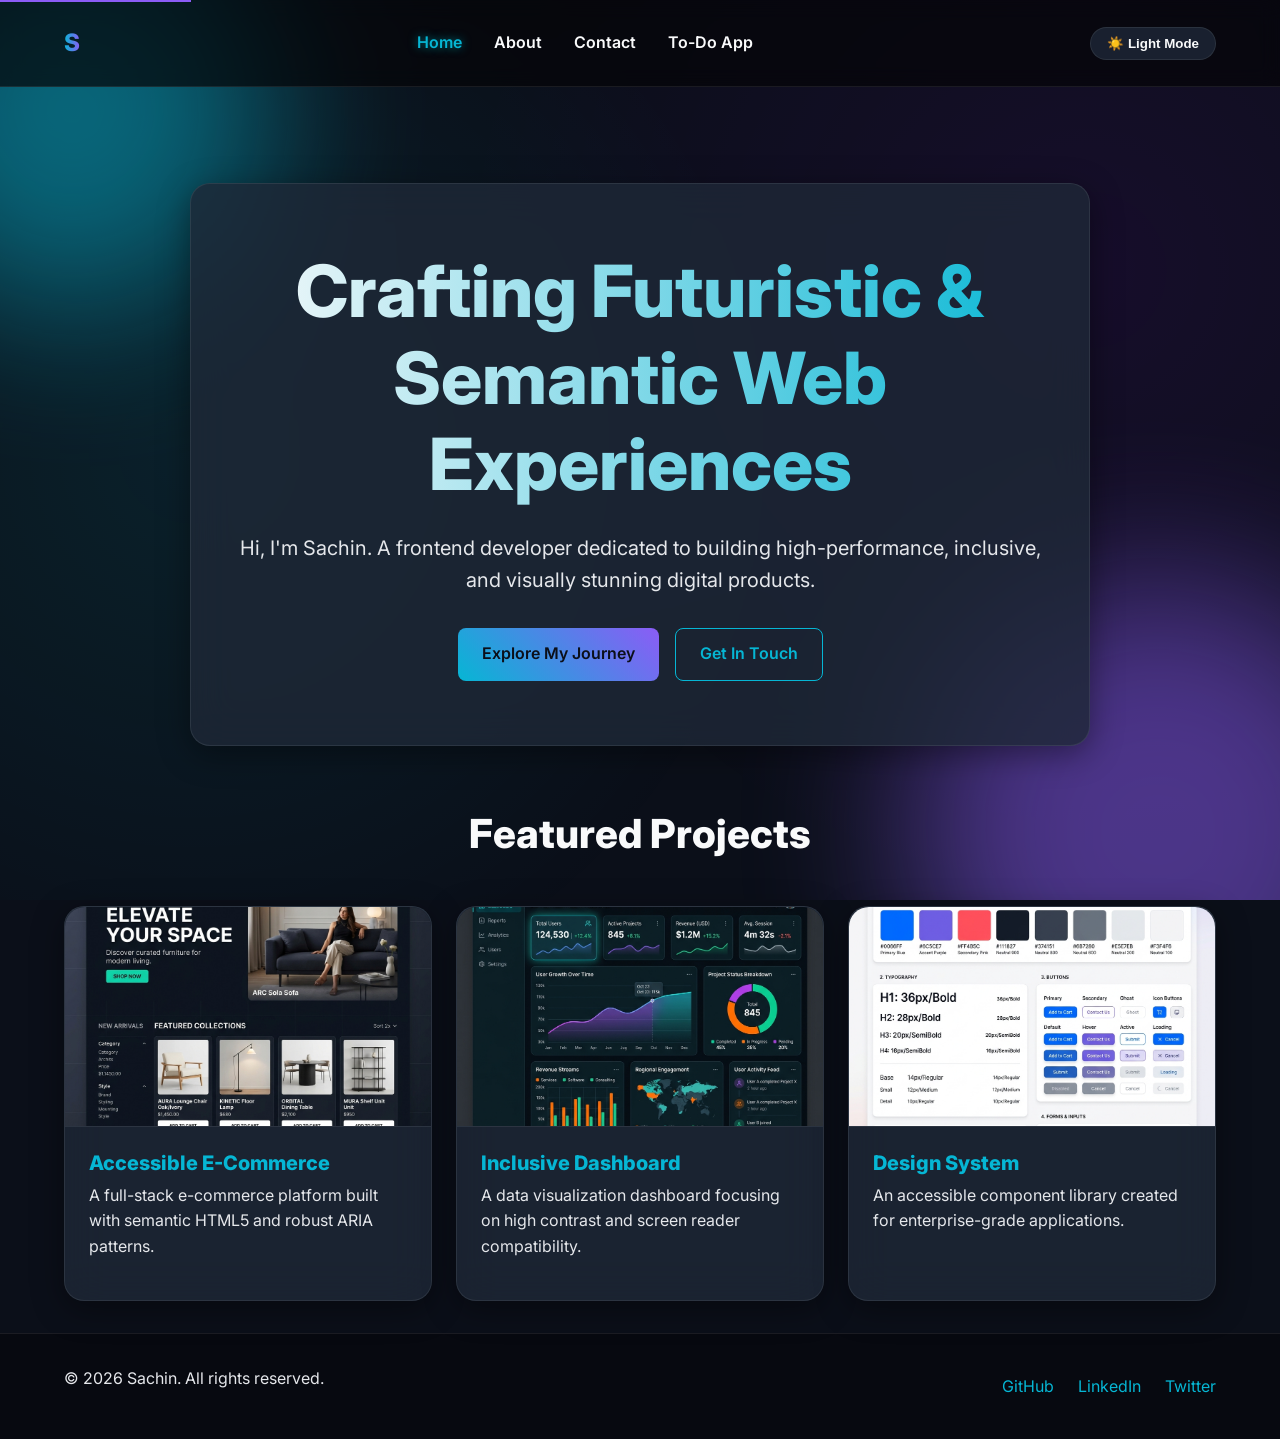
<file: index.html>
<!DOCTYPE html>
<html lang="en">
<head>
    <meta charset="UTF-8">
    <meta name="viewport" content="width=device-width, initial-scale=1.0">
    <meta name="description" content="Personal portfolio of an accessible, semantic HTML5 web developer, showcasing projects and skills.">
    <meta property="og:title" content="Sachin | Web Developer Portfolio">
    <meta property="og:description" content="Personal portfolio of an accessible, semantic HTML5 web developer, showcasing projects and skills.">
    <meta property="og:type" content="website">
    <link rel="icon" href="data:image/svg+xml,<svg xmlns=%22http://www.w3.org/2000/svg%22 viewBox=%220 0 100 100%22><text y=%22.9em%22 font-size=%2290%22>⚡</text></svg>">
    <title>Sachin | Web Developer Portfolio</title>
    <link rel="preconnect" href="https://fonts.googleapis.com">
    <link rel="preconnect" href="https://fonts.gstatic.com" crossorigin>
    <link href="https://fonts.googleapis.com/css2?family=Inter:wght@400;600;800&display=swap" rel="stylesheet">
    <link rel="stylesheet" href="styles.css">
</head>
<body>
    <div class="bg-animation" aria-hidden="true">
        <div class="blob blob-1"></div>
        <div class="blob blob-2"></div>
    </div>

    <a href="#main-content" class="skip-link">Skip to main content</a>
    
    <header role="banner" class="site-header">
        <div class="container header-inner">
            <div class="logo">
                <a href="index.html" aria-label="Sachin Home">S</a>
            </div>
            <nav aria-label="Main Navigation">
                <ul class="nav-list">
                    <li><a href="index.html" aria-current="page">Home</a></li>
                    <li><a href="about.html">About</a></li>
                    <li><a href="contact.html">Contact</a></li>
                    <li><a href="todo.html">To-Do App</a></li>
                </ul>
            </nav>
            <button id="theme-toggle" class="theme-toggle" aria-label="Toggle Theme">☀️ Light Mode</button>
        </div>
    </header>

    <main id="main-content" role="main">
        <section class="container" aria-labelledby="hero-heading">
            <div class="glass-card hero-glass">
                <h1 id="hero-heading" class="hero-title">Crafting Futuristic & Semantic Web Experiences</h1>
                <p class="hero-subtitle">Hi, I'm Sachin. A frontend developer dedicated to building high-performance, inclusive, and visually stunning digital products.</p>
                <div class="cta-group">
                    <a href="about.html" class="btn btn-primary">Explore My Journey</a>
                    <a href="contact.html" class="btn btn-secondary">Get In Touch</a>
                </div>
            </div>
        </section>

        <section class="featured-work" aria-labelledby="work-heading">
            <div class="container">
                <h2 id="work-heading" class="section-title">Featured Projects</h2>
                <div class="projects-grid">
                    <article class="glass-card card">
                        <img src="assets/ecommerce.png" alt="Accessible E-Commerce Mockup" class="card-image">
                        <div class="card-content">
                            <h3 class="card-title"><a href="#">Accessible E-Commerce</a></h3>
                            <p>A full-stack e-commerce platform built with semantic HTML5 and robust ARIA patterns.</p>
                        </div>
                    </article>
                    <article class="glass-card card">
                        <img src="assets/dashboard.png" alt="Inclusive Dashboard Mockup" class="card-image">
                        <div class="card-content">
                            <h3 class="card-title"><a href="#">Inclusive Dashboard</a></h3>
                            <p>A data visualization dashboard focusing on high contrast and screen reader compatibility.</p>
                        </div>
                    </article>
                    <article class="glass-card card">
                        <img src="assets/design_system.png" alt="Design System Mockup" class="card-image">
                        <div class="card-content">
                            <h3 class="card-title"><a href="#">Design System</a></h3>
                            <p>An accessible component library created for enterprise-grade applications.</p>
                        </div>
                    </article>
                </div>
            </div>
        </section>
    </main>

    <footer role="contentinfo" class="site-footer">
        <div class="container">
            <p>&copy; 2026 Sachin. All rights reserved.</p>
            <nav aria-label="Footer Navigation">
                <ul class="social-links">
                    <li><a href="https://github.com/sachin-220" target="_blank" rel="noopener noreferrer" aria-label="GitHub Profile">GitHub</a></li>
                    <li><a href="https://www.linkedin.com/in/sachin-j-50583432b/" target="_blank" rel="noopener noreferrer" aria-label="LinkedIn Profile">LinkedIn</a></li>
                    <li><a href="#" aria-label="Twitter Profile">Twitter</a></li>
                </ul>
            </nav>
        </div>
    </footer>
    <script src="theme.js"></script>
</body>
</html>
</file>
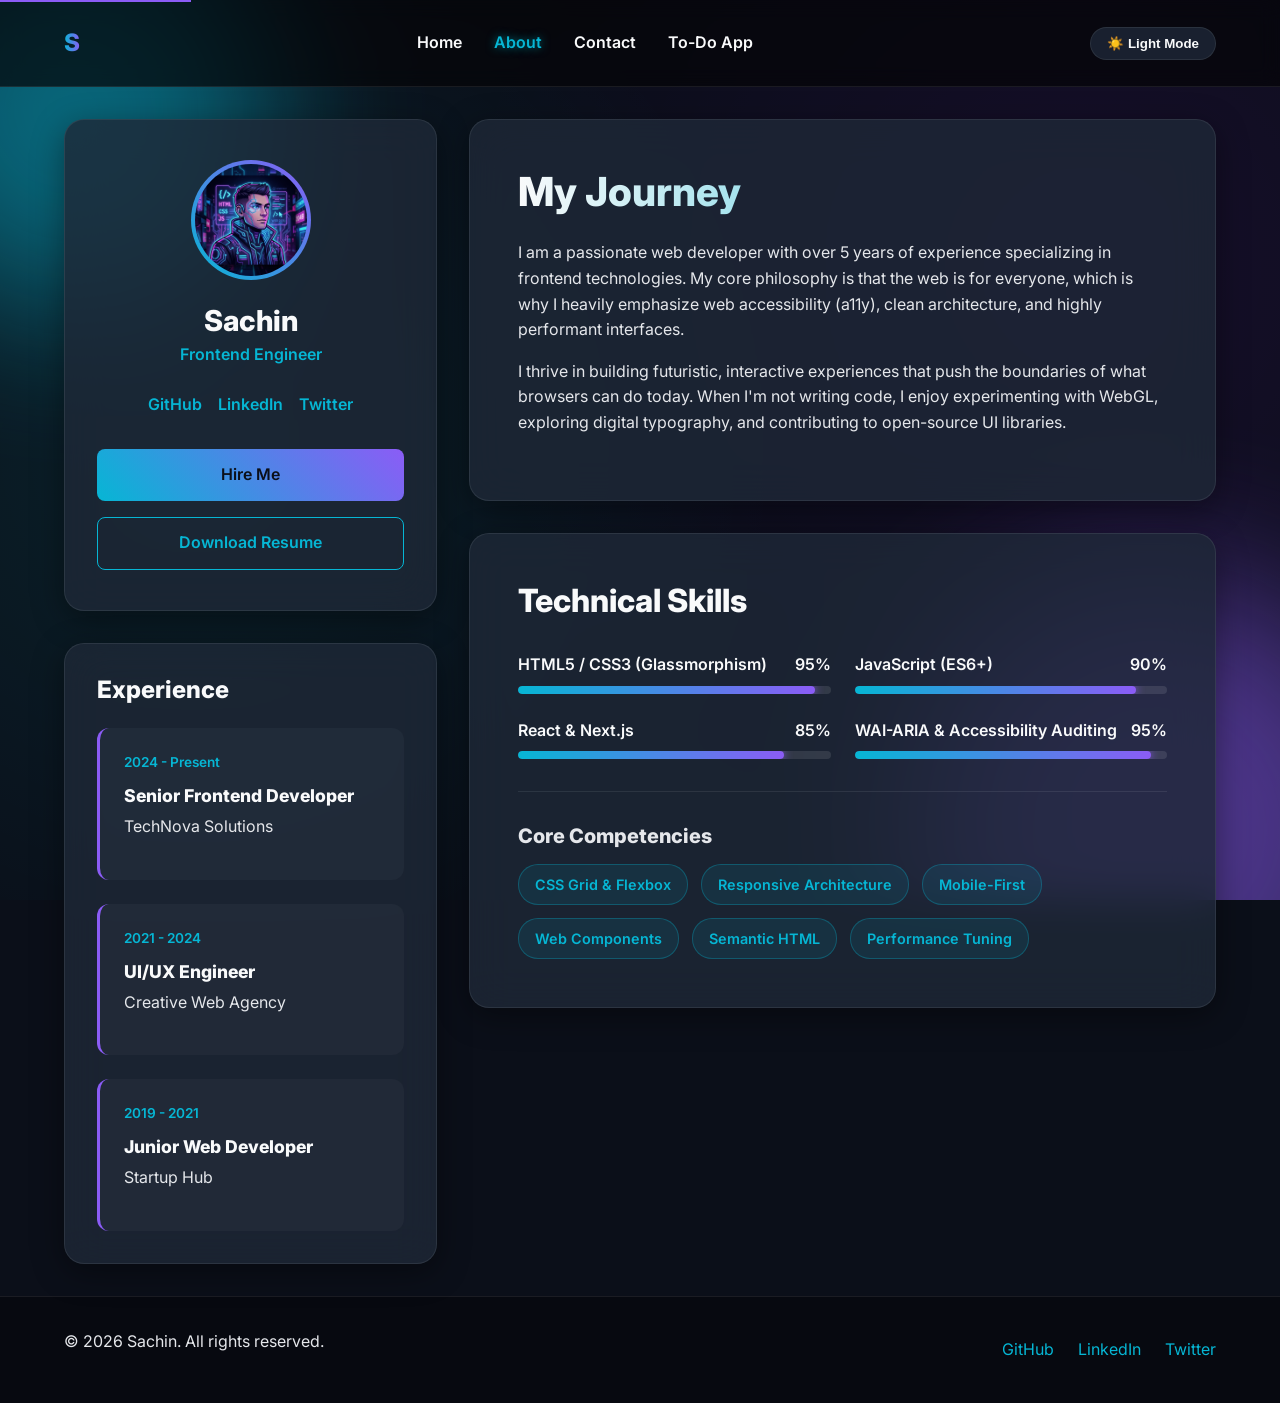
<file: about.html>
<!DOCTYPE html>
<html lang="en">
<head>
    <meta charset="UTF-8">
    <meta name="viewport" content="width=device-width, initial-scale=1.0">
    <meta name="description" content="Learn more about Sachin, skills, experience, and development philosophy.">
    <meta property="og:title" content="About | Sachin">
    <meta property="og:description" content="Learn more about Sachin, skills, experience, and development philosophy.">
    <meta property="og:type" content="website">
    <link rel="icon" href="data:image/svg+xml,<svg xmlns=%22http://www.w3.org/2000/svg%22 viewBox=%220 0 100 100%22><text y=%22.9em%22 font-size=%2290%22>⚡</text></svg>">
    <title>About | Sachin</title>
    <link rel="preconnect" href="https://fonts.googleapis.com">
    <link rel="preconnect" href="https://fonts.gstatic.com" crossorigin>
    <link href="https://fonts.googleapis.com/css2?family=Inter:wght@400;600;800&display=swap" rel="stylesheet">
    <link rel="stylesheet" href="styles.css">
</head>
<body>
    <div class="bg-animation" aria-hidden="true">
        <div class="blob blob-1"></div>
        <div class="blob blob-2"></div>
    </div>

    <a href="#main-content" class="skip-link">Skip to main content</a>
    
    <header role="banner" class="site-header">
        <div class="container header-inner">
            <div class="logo">
                <a href="index.html" aria-label="Sachin Home">S</a>
            </div>
            <nav aria-label="Main Navigation">
                <ul class="nav-list">
                    <li><a href="index.html">Home</a></li>
                    <li><a href="about.html" aria-current="page">About</a></li>
                    <li><a href="contact.html">Contact</a></li>
                    <li><a href="todo.html">To-Do App</a></li>
                </ul>
            </nav>
            <button id="theme-toggle" class="theme-toggle" aria-label="Toggle Theme">☀️ Light Mode</button>
        </div>
    </header>

    <main id="main-content" role="main">
        <div class="container">
            <div class="about-grid">
                
                <!-- Left Column -->
                <aside class="left-col">
                    <article class="glass-card profile-card" aria-label="Profile Summary">
                        <div class="avatar-container">
                            <img src="assets/avatar.png" alt="Futuristic Avatar of Sachin" class="avatar">
                        </div>
                        <h1 class="profile-name">Sachin</h1>
                        <p class="profile-title">Frontend Engineer</p>
                        
                        <div class="profile-socials" aria-label="Social Links">
                            <a href="https://github.com/sachin-220" target="_blank" rel="noopener noreferrer" aria-label="GitHub">GitHub</a>
                            <a href="https://www.linkedin.com/in/sachin-j-50583432b/" target="_blank" rel="noopener noreferrer" aria-label="LinkedIn">LinkedIn</a>
                            <a href="#" aria-label="Twitter">Twitter</a>
                        </div>
                        
                        <div class="profile-actions">
                            <a href="contact.html" class="btn btn-primary">Hire Me</a>
                            <a href="#" class="btn btn-secondary">Download Resume</a>
                        </div>
                    </article>

                    <article class="glass-card timeline-card" aria-label="Experience Timeline">
                        <h2 class="timeline-title">Experience</h2>
                        <ul class="timeline-grid" style="list-style: none;">
                            <li class="timeline-item">
                                <div class="timeline-date">2024 - Present</div>
                                <div class="timeline-role">Senior Frontend Developer</div>
                                <p>TechNova Solutions</p>
                            </li>
                            <li class="timeline-item">
                                <div class="timeline-date">2021 - 2024</div>
                                <div class="timeline-role">UI/UX Engineer</div>
                                <p>Creative Web Agency</p>
                            </li>
                            <li class="timeline-item">
                                <div class="timeline-date">2019 - 2021</div>
                                <div class="timeline-role">Junior Web Developer</div>
                                <p>Startup Hub</p>
                            </li>
                        </ul>
                    </article>
                </aside>

                <!-- Right Column -->
                <section class="right-col">
                    <article class="glass-card bio-card" aria-labelledby="bio-heading">
                        <h2 id="bio-heading" class="bio-title">My Journey</h2>
                        <p>I am a passionate web developer with over 5 years of experience specializing in frontend technologies. My core philosophy is that the web is for everyone, which is why I heavily emphasize web accessibility (a11y), clean architecture, and highly performant interfaces.</p>
                        <p>I thrive in building futuristic, interactive experiences that push the boundaries of what browsers can do today. When I'm not writing code, I enjoy experimenting with WebGL, exploring digital typography, and contributing to open-source UI libraries.</p>
                    </article>

                    <article class="glass-card skills-card" aria-labelledby="skills-heading">
                        <h2 id="skills-heading" class="skills-title">Technical Skills</h2>
                        <div class="skills-grid">
                            <div class="skill-group" aria-label="HTML & CSS Skill">
                                <div class="skill-info">
                                    <span>HTML5 / CSS3 (Glassmorphism)</span>
                                    <span>95%</span>
                                </div>
                                <div class="progress-bar-bg" aria-hidden="true">
                                    <div class="progress-bar-fill fill-95"></div>
                                </div>
                            </div>

                            <div class="skill-group" aria-label="JavaScript Skill">
                                <div class="skill-info">
                                    <span>JavaScript (ES6+)</span>
                                    <span>90%</span>
                                </div>
                                <div class="progress-bar-bg" aria-hidden="true">
                                    <div class="progress-bar-fill fill-90"></div>
                                </div>
                            </div>

                            <div class="skill-group" aria-label="React & Frameworks Skill">
                                <div class="skill-info">
                                    <span>React & Next.js</span>
                                    <span>85%</span>
                                </div>
                                <div class="progress-bar-bg" aria-hidden="true">
                                    <div class="progress-bar-fill fill-85"></div>
                                </div>
                            </div>
                            
                            <div class="skill-group" aria-label="Accessibility Skill">
                                <div class="skill-info">
                                    <span>WAI-ARIA & Accessibility Auditing</span>
                                    <span>95%</span>
                                </div>
                                <div class="progress-bar-bg" aria-hidden="true">
                                    <div class="progress-bar-fill fill-95"></div>
                                </div>
                            </div>
                        </div>

                        <div class="skills-tags-container">
                            <h3 class="skills-tags-title">Core Competencies</h3>
                            <div class="skills-tags">
                                <span class="skill-tag">CSS Grid & Flexbox</span>
                                <span class="skill-tag">Responsive Architecture</span>
                                <span class="skill-tag">Mobile-First</span>
                                <span class="skill-tag">Web Components</span>
                                <span class="skill-tag">Semantic HTML</span>
                                <span class="skill-tag">Performance Tuning</span>
                            </div>
                        </div>
                    </article>
                </section>

            </div>
        </div>
    </main>

    <footer role="contentinfo" class="site-footer">
        <div class="container">
            <p>&copy; 2026 Sachin. All rights reserved.</p>
            <nav aria-label="Footer Navigation">
                <ul class="social-links">
                    <li><a href="https://github.com/sachin-220" target="_blank" rel="noopener noreferrer" aria-label="GitHub Profile">GitHub</a></li>
                    <li><a href="https://www.linkedin.com/in/sachin-j-50583432b/" target="_blank" rel="noopener noreferrer" aria-label="LinkedIn Profile">LinkedIn</a></li>
                    <li><a href="#" aria-label="Twitter Profile">Twitter</a></li>
                </ul>
            </nav>
        </div>
    </footer>
    <script src="theme.js"></script>
</body>
</html>
</file>
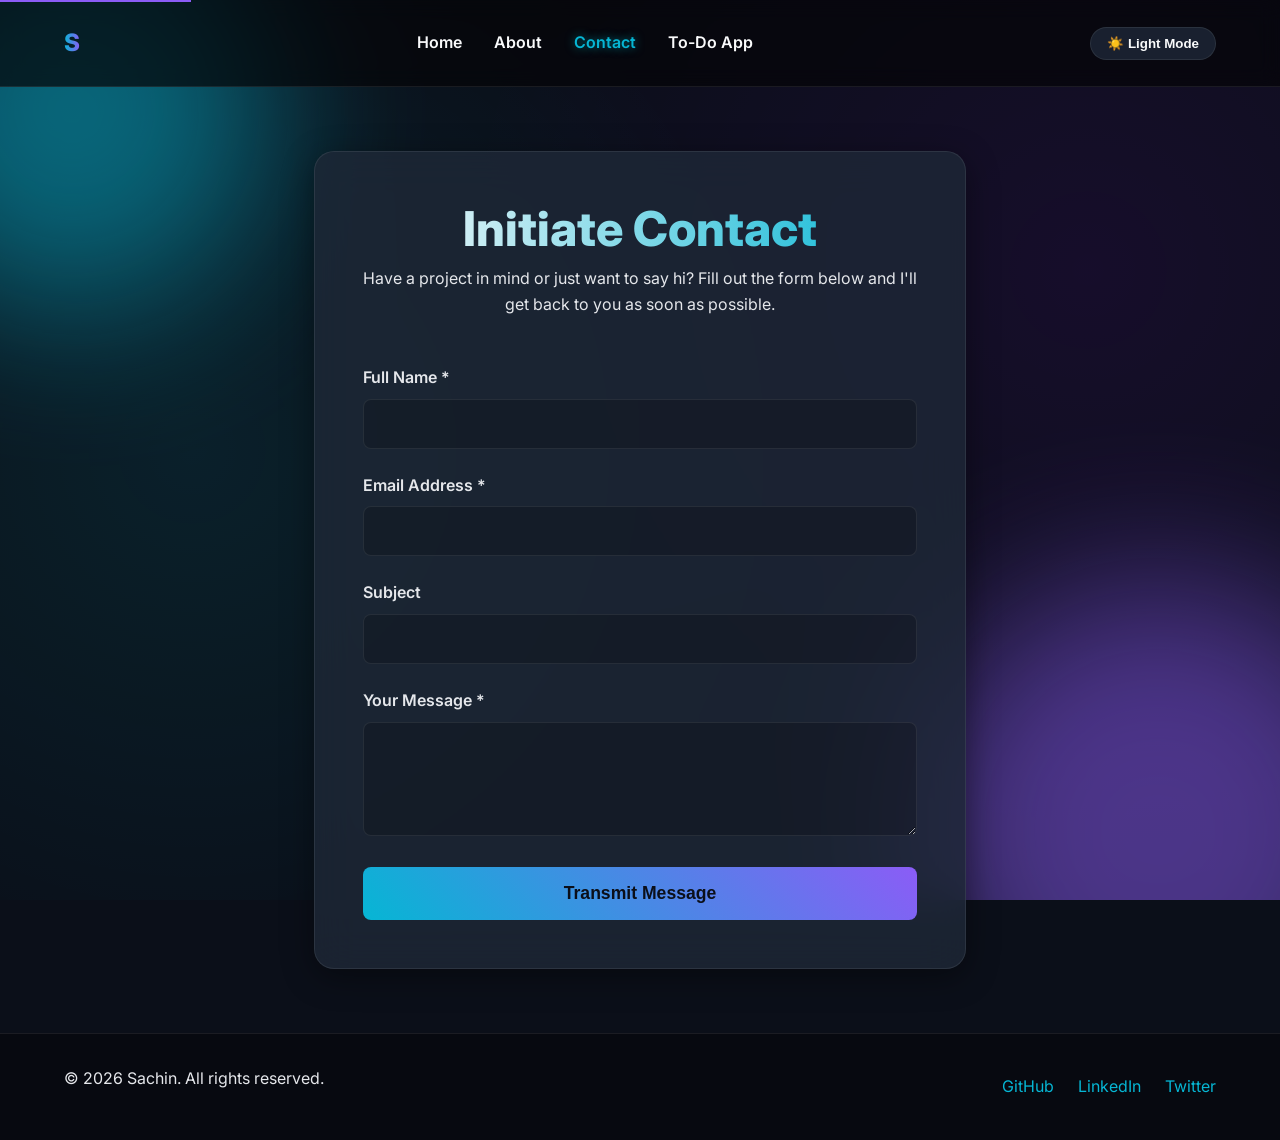
<file: contact.html>
<!DOCTYPE html>
<html lang="en">
<head>
    <meta charset="UTF-8">
    <meta name="viewport" content="width=device-width, initial-scale=1.0">
    <meta name="description" content="Contact Sachin for web development projects and accessibility consulting.">
    <meta property="og:title" content="Contact | Sachin">
    <meta property="og:description" content="Contact Sachin for web development projects and accessibility consulting.">
    <meta property="og:type" content="website">
    <link rel="icon" href="data:image/svg+xml,<svg xmlns=%22http://www.w3.org/2000/svg%22 viewBox=%220 0 100 100%22><text y=%22.9em%22 font-size=%2290%22>⚡</text></svg>">
    <title>Contact | Sachin</title>
    <link rel="preconnect" href="https://fonts.googleapis.com">
    <link rel="preconnect" href="https://fonts.gstatic.com" crossorigin>
    <link href="https://fonts.googleapis.com/css2?family=Inter:wght@400;600;800&display=swap" rel="stylesheet">
    <link rel="stylesheet" href="styles.css">
</head>
<body>
    <div class="bg-animation" aria-hidden="true">
        <div class="blob blob-1"></div>
        <div class="blob blob-2"></div>
    </div>

    <a href="#main-content" class="skip-link">Skip to main content</a>
    
    <header role="banner" class="site-header">
        <div class="container header-inner">
            <div class="logo">
                <a href="index.html" aria-label="Sachin Home">S</a>
            </div>
            <nav aria-label="Main Navigation">
                <ul class="nav-list">
                    <li><a href="index.html">Home</a></li>
                    <li><a href="about.html">About</a></li>
                    <li><a href="contact.html" aria-current="page">Contact</a></li>
                    <li><a href="todo.html">To-Do App</a></li>
                </ul>
            </nav>
            <button id="theme-toggle" class="theme-toggle" aria-label="Toggle Theme">☀️ Light Mode</button>
        </div>
    </header>

    <main id="main-content" role="main">
        <div class="container contact-container">
            <div class="glass-card contact-card">
                <h1 class="page-title">Initiate Contact</h1>
                <p class="contact-subtitle">Have a project in mind or just want to say hi? Fill out the form below and I'll get back to you as soon as possible.</p>
                
                <form action="#" method="POST" class="contact-form" aria-labelledby="form-heading">
                    <h2 id="form-heading" class="visually-hidden">Contact Form</h2>
                    
                    <fieldset>
                        <legend class="visually-hidden">Personal Details</legend>
                        <div class="form-group">
                            <label for="name">Full Name <span aria-hidden="true" class="required-asterisk">*</span></label>
                            <input type="text" id="name" name="name" required aria-required="true" autocomplete="name">
                        </div>
                        
                        <div class="form-group">
                            <label for="email">Email Address <span aria-hidden="true" class="required-asterisk">*</span></label>
                            <input type="email" id="email" name="email" required aria-required="true" autocomplete="email">
                        </div>
                    </fieldset>

                    <fieldset>
                        <legend class="visually-hidden">Message Details</legend>
                        <div class="form-group">
                            <label for="subject">Subject</label>
                            <input type="text" id="subject" name="subject">
                        </div>

                        <div class="form-group">
                            <label for="message">Your Message <span aria-hidden="true" class="required-asterisk">*</span></label>
                            <textarea id="message" name="message" rows="5" required aria-required="true"></textarea>
                        </div>
                    </fieldset>

                    <button type="submit" class="btn btn-primary submit-btn">Transmit Message</button>
                </form>
            </div>
        </div>
    </main>

    <footer role="contentinfo" class="site-footer">
        <div class="container">
            <p>&copy; 2026 Sachin. All rights reserved.</p>
            <nav aria-label="Footer Navigation">
                <ul class="social-links">
                    <li><a href="https://github.com/sachin-220" target="_blank" rel="noopener noreferrer" aria-label="GitHub Profile">GitHub</a></li>
                    <li><a href="https://www.linkedin.com/in/sachin-j-50583432b/" target="_blank" rel="noopener noreferrer" aria-label="LinkedIn Profile">LinkedIn</a></li>
                    <li><a href="#" aria-label="Twitter Profile">Twitter</a></li>
                </ul>
            </nav>
        </div>
    </footer>
    <script src="theme.js"></script>
</body>
</html>
</file>
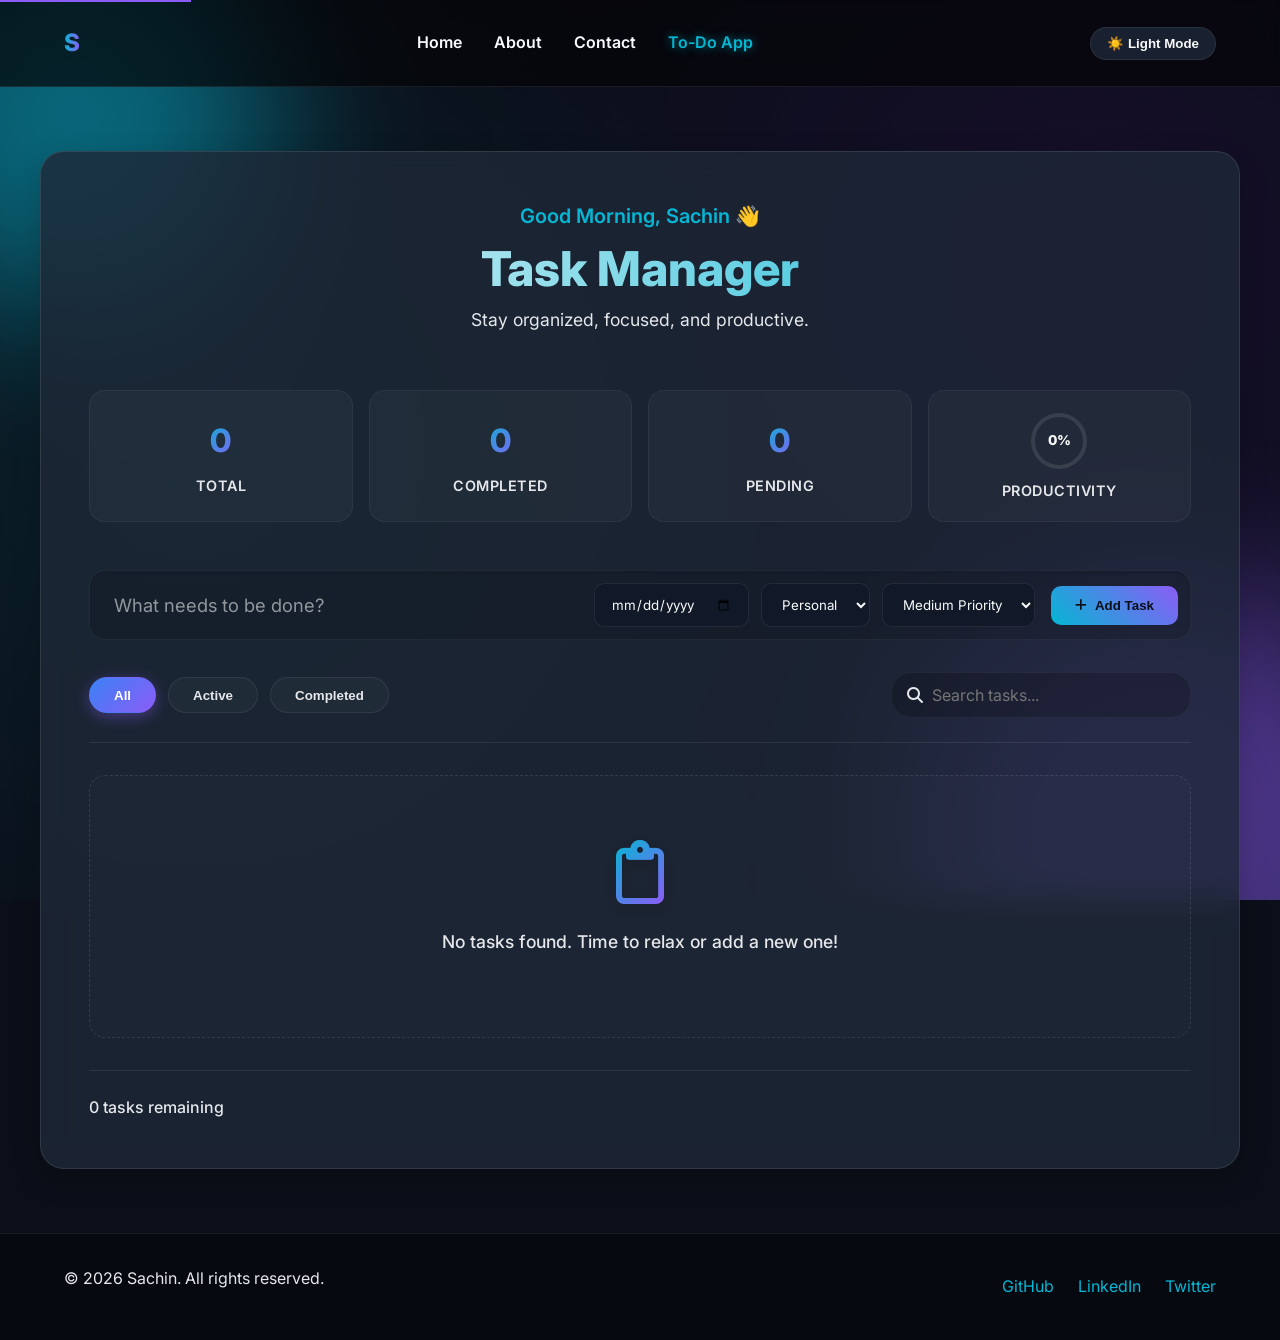
<file: todo.html>
<!DOCTYPE html>
<html lang="en">
<head>
    <meta charset="UTF-8">
    <meta name="viewport" content="width=device-width, initial-scale=1.0">
    <meta name="description" content="Interactive To-Do List Application with advanced filtering and state management.">
    <meta property="og:title" content="To-Do App | Sachin">
    <meta property="og:description" content="Interactive To-Do List Application with advanced filtering and state management.">
    <meta property="og:type" content="website">
    <link rel="icon" href="data:image/svg+xml,<svg xmlns=%22http://www.w3.org/2000/svg%22 viewBox=%220 0 100 100%22><text y=%22.9em%22 font-size=%2290%22>⚡</text></svg>">
    <title>To-Do App | Sachin</title>
    <link rel="preconnect" href="https://fonts.googleapis.com">
    <link rel="preconnect" href="https://fonts.gstatic.com" crossorigin>
    <link href="https://fonts.googleapis.com/css2?family=Inter:wght@400;600;800&display=swap" rel="stylesheet">
    <link rel="stylesheet" href="styles.css">
    <!-- FontAwesome for icons (Priority, Delete, Edit, Drag) -->
    <link rel="stylesheet" href="https://cdnjs.cloudflare.com/ajax/libs/font-awesome/6.4.0/css/all.min.css" integrity="sha512-iecdLmaskl7CVkqkXNQ/ZH/XLlvWZOJyj7Yy7tcenmpD1ypASozpmT/E0iPtmFIB46ZmdtAc9eNBvH0H/ZpiBw==" crossorigin="anonymous" referrerpolicy="no-referrer" />
</head>
<body>
    <div class="bg-animation" aria-hidden="true">
        <div class="blob blob-1"></div>
        <div class="blob blob-2"></div>
    </div>

    <a href="#main-content" class="skip-link">Skip to main content</a>
    
    <header role="banner" class="site-header">
        <div class="container header-inner">
            <div class="logo">
                <a href="index.html" aria-label="Sachin Home">S</a>
            </div>
            <nav aria-label="Main Navigation">
                <ul class="nav-list">
                    <li><a href="index.html">Home</a></li>
                    <li><a href="about.html">About</a></li>
                    <li><a href="contact.html">Contact</a></li>
                    <li><a href="todo.html" aria-current="page">To-Do App</a></li>
                </ul>
            </nav>
            <button id="theme-toggle" class="theme-toggle" aria-label="Toggle Theme">☀️ Light Mode</button>
        </div>
    </header>

    <main id="main-content" role="main">
        <div class="container todo-container">
            <div class="glass-card todo-card">
                <header class="todo-header">
                    <div id="smart-greeting" class="smart-greeting">Good Morning, Sachin 👋</div>
                    <h1 class="page-title">Task Manager</h1>
                    <p class="todo-subtitle">Stay organized, focused, and productive.</p>
                </header>

                <div class="dashboard-stats" aria-label="Productivity Statistics">
                    <div class="stat-card">
                        <div class="stat-value" id="stat-total">0</div>
                        <div class="stat-label">Total</div>
                    </div>
                    <div class="stat-card">
                        <div class="stat-value" id="stat-completed">0</div>
                        <div class="stat-label">Completed</div>
                    </div>
                    <div class="stat-card">
                        <div class="stat-value" id="stat-pending">0</div>
                        <div class="stat-label">Pending</div>
                    </div>
                    <div class="stat-card progress-ring-card">
                        <div class="progress-ring-container">
                            <svg class="progress-ring" width="60" height="60">
                                <circle class="progress-ring-circle-bg" stroke="rgba(255,255,255,0.1)" stroke-width="4" fill="transparent" r="26" cx="30" cy="30"/>
                                <circle class="progress-ring-circle" id="progress-ring-circle" stroke="var(--neon-cyan)" stroke-width="4" stroke-dasharray="163.36" stroke-dashoffset="163.36" fill="transparent" r="26" cx="30" cy="30"/>
                            </svg>
                            <div class="progress-text" id="stat-productivity">0%</div>
                        </div>
                        <div class="stat-label">Productivity</div>
                    </div>
                </div>

                <form id="todo-form" class="todo-form" aria-label="Add new task">
                    <div class="todo-input-group">
                        <input type="text" id="todo-input" placeholder="What needs to be done?" required aria-required="true" autocomplete="off">
                        <div class="todo-options">
                            <input type="date" id="todo-date" aria-label="Due date" title="Due Date">
                            <select id="todo-category" aria-label="Category">
                                <option value="work">Work</option>
                                <option value="personal" selected>Personal</option>
                                <option value="study">Study</option>
                                <option value="urgent">Urgent</option>
                            </select>
                            <select id="todo-priority" aria-label="Priority">
                                <option value="low">Low Priority</option>
                                <option value="medium" selected>Medium Priority</option>
                                <option value="high">High Priority</option>
                            </select>
                        </div>
                        <button type="submit" class="btn btn-primary add-btn" aria-label="Add task">
                            <i class="fa-solid fa-plus" aria-hidden="true"></i> Add Task
                        </button>
                    </div>
                </form>

                <div class="todo-controls">
                    <div class="todo-filters" aria-label="Task filters">
                        <button class="filter-btn active" data-filter="all">All</button>
                        <button class="filter-btn" data-filter="active">Active</button>
                        <button class="filter-btn" data-filter="completed">Completed</button>
                    </div>
                    <div class="todo-search">
                        <i class="fa-solid fa-magnifying-glass search-icon"></i>
                        <input type="text" id="todo-search-input" placeholder="Search tasks..." aria-label="Search tasks">
                    </div>
                </div>

                <div class="todo-list-container">
                    <ul id="todo-list" class="todo-list" role="list">
                        <!-- Tasks will be injected here dynamically -->
                    </ul>
                    
                    <div id="empty-state" class="empty-state hidden">
                        <i class="fa-regular fa-clipboard" aria-hidden="true"></i>
                        <p>No tasks found. Time to relax or add a new one!</p>
                    </div>
                </div>

                <footer class="todo-footer">
                    <span id="task-counter" class="task-counter">0 tasks remaining</span>
                    <button id="clear-completed" class="btn btn-secondary clear-btn">Clear Completed</button>
                </footer>
            </div>
        </div>
    </main>

    <footer role="contentinfo" class="site-footer">
        <div class="container">
            <p>&copy; 2026 Sachin. All rights reserved.</p>
            <nav aria-label="Footer Navigation">
                <ul class="social-links">
                    <li><a href="https://github.com/sachin-220" target="_blank" rel="noopener noreferrer" aria-label="GitHub Profile">GitHub</a></li>
                    <li><a href="https://www.linkedin.com/in/sachin-j-50583432b/" target="_blank" rel="noopener noreferrer" aria-label="LinkedIn Profile">LinkedIn</a></li>
                    <li><a href="#" aria-label="Twitter Profile">Twitter</a></li>
                </ul>
            </nav>
        </div>
    </footer>
    
    <script src="theme.js"></script>
    <script src="todo.js"></script>
</body>
</html>
</file>
<file: styles.css>
/* Custom Properties & Tokens */
:root {
    /* Dark Theme (Default) */
    --bg-base: #0B0F19;
    --bg-secondary: #111827;
    --card-bg: rgba(31, 41, 55, 0.8);
    --neon-cyan: #06B6D4;
    --neon-purple: #8B5CF6;
    --neon-blue: #3B82F6;
    --text-primary: #F9FAFB;
    --text-secondary: #E5E7EB;
    --glass-bg: var(--card-bg);
    --glass-border: rgba(255, 255, 255, 0.08);

    /* Typography */
    --font-family: 'Inter', system-ui, -apple-system, sans-serif;
    --transition: 0.4s cubic-bezier(0.16, 1, 0.3, 1);
}

[data-theme="light"] {
    --bg-base: #F9FAFB;
    --bg-secondary: #F3F4F6;
    --card-bg: rgba(255, 255, 255, 0.8);
    --neon-cyan: #0E7490;
    --neon-purple: #6D28D9;
    --neon-blue: #1D4ED8;
    --text-primary: #111827;
    --text-secondary: #4B5563;
    --glass-bg: var(--card-bg);
    --glass-border: rgba(0, 0, 0, 0.1);
}

/* Reset & Global */
* {
    box-sizing: border-box;
    margin: 0;
    padding: 0;
}

html {
    scroll-behavior: smooth;
}

body {
    font-family: var(--font-family);
    background-color: var(--bg-base);
    color: var(--text-primary);
    line-height: 1.6;
    min-height: 100vh;
    display: flex;
    flex-direction: column;
    overflow-x: hidden;
    position: relative;
}

/* Animated Background Blobs */
.bg-animation {
    position: fixed;
    top: 0;
    left: 0;
    width: 100vw;
    height: 100vh;
    z-index: -1;
    overflow: hidden;
    background: radial-gradient(circle at 15% 50%, rgba(0, 243, 255, 0.08), transparent 50%),
                radial-gradient(circle at 85% 30%, rgba(157, 0, 255, 0.08), transparent 50%);
}

.blob {
    position: absolute;
    filter: blur(80px);
    z-index: -1;
    opacity: 0.5;
    animation: float 20s infinite alternate ease-in-out;
}

.blob-1 {
    width: 300px;
    height: 300px;
    background: var(--neon-cyan);
    top: -10%;
    left: -10%;
    border-radius: 50%;
}

.blob-2 {
    width: 400px;
    height: 400px;
    background: var(--neon-purple);
    bottom: -20%;
    right: -10%;
    border-radius: 50%;
    animation-delay: -5s;
}

@media (min-width: 768px) {
    .blob-1 { width: 400px; height: 400px; }
    .blob-2 { width: 500px; height: 500px; }
}

@keyframes float {
    0% { transform: translate(0, 0) scale(1); }
    100% { transform: translate(100px, 50px) scale(1.2); }
}

/* Typography base */
h1, h2, h3 { line-height: 1.2; font-weight: 800; margin-bottom: 1rem; }
p { margin-bottom: 1rem; color: var(--text-secondary); }
a { color: var(--neon-cyan); text-decoration: none; transition: var(--transition); }
a:hover { color: var(--neon-purple); text-shadow: 0 0 8px var(--neon-purple); }

/* Focus and Accessibility */
.visually-hidden {
    position: absolute; width: 1px; height: 1px; padding: 0; margin: -1px;
    overflow: hidden; clip: rect(0, 0, 0, 0); border: 0;
}
*:focus-visible { outline: 2px solid var(--neon-cyan); outline-offset: 4px; border-radius: 4px; }
.skip-link {
    position: absolute; top: -40px; left: 0; background: var(--neon-purple);
    color: var(--bg-base); padding: 8px 16px; z-index: 1000; font-weight: bold;
}
.skip-link:focus { top: 0; }

/* Layout Utilities */
.container { width: 100%; max-width: 1200px; margin: 0 auto; padding: 0 1.5rem; }
main { flex: 1; padding: 2rem 0; display: flex; flex-direction: column; }

/* Glassmorphism Classes & Hover Animations */
.glass-card {
    background: var(--glass-bg);
    backdrop-filter: blur(20px);
    -webkit-backdrop-filter: blur(20px);
    border: 1px solid var(--glass-border);
    border-radius: 20px;
    box-shadow: 0 8px 32px 0 rgba(0, 0, 0, 0.4);
    transition: var(--transition);
}

.glass-card:hover {
    border-color: rgba(0, 243, 255, 0.3);
    box-shadow: 0 8px 32px 0 rgba(0, 243, 255, 0.1);
    transform: translateY(-5px);
}

/* Header (Flexbox alignment) */
.site-header {
    padding: 1rem 0;
    position: sticky;
    top: 0;
    z-index: 50;
    background: rgba(5, 5, 8, 0.7);
    backdrop-filter: blur(10px);
    border-bottom: 1px solid var(--glass-border);
}
.header-inner { 
    display: flex; 
    flex-wrap: wrap; 
    justify-content: space-between; 
    align-items: center; 
    gap: 1rem;
}
.logo a {
    font-size: 1.5rem; font-weight: 800;
    background: linear-gradient(to right, var(--neon-cyan), var(--neon-purple));
    -webkit-background-clip: text; -webkit-text-fill-color: transparent;
}
.nav-list { 
    display: flex; 
    gap: 1rem; 
    list-style: none; 
    flex-wrap: wrap;
    justify-content: center;
}
.nav-list a { font-weight: 600; color: var(--text-primary); }
.nav-list a:hover, .nav-list a[aria-current="page"] {
    color: var(--neon-cyan);
    text-shadow: 0 0 10px rgba(0, 243, 255, 0.5);
}

.theme-toggle {
    background: var(--glass-bg);
    border: 1px solid var(--glass-border);
    color: var(--text-primary);
    padding: 0.5rem 1rem;
    border-radius: 20px;
    cursor: pointer;
    font-weight: 600;
    transition: var(--transition);
    display: flex;
    align-items: center;
    gap: 0.5rem;
}
.theme-toggle:hover {
    border-color: var(--neon-cyan);
    box-shadow: 0 0 10px rgba(6, 182, 212, 0.3);
}

@media (min-width: 768px) {
    .site-header { padding: 1.5rem 0; }
    .header-inner { flex-wrap: nowrap; }
    .nav-list { gap: 2rem; }
}

/* Buttons (Flexbox alignment) */
.btn {
    display: inline-flex; 
    align-items: center; 
    justify-content: center; 
    gap: 0.5rem;
    padding: 0.8rem 1.5rem; 
    border-radius: 8px;
    font-weight: 600; 
    cursor: pointer; 
    text-align: center; 
    border: none;
    transition: var(--transition); 
    position: relative; 
    z-index: 1;
}
.btn-primary {
    background: linear-gradient(45deg, var(--neon-cyan), var(--neon-purple));
    color: var(--bg-base);
}
.btn-primary:hover {
    box-shadow: 0 0 20px rgba(0, 243, 255, 0.6);
    transform: translateY(-2px); color: var(--bg-base);
}
.btn-secondary {
    background: transparent; border: 1px solid var(--neon-cyan);
    color: var(--neon-cyan);
}
.btn-secondary:hover {
    background: rgba(0, 243, 255, 0.1);
    box-shadow: 0 0 15px rgba(0, 243, 255, 0.3);
    color: var(--neon-cyan);
}

/* =========================================================================
   PAGE: INDEX
   ========================================================================= */
.hero-glass { 
    padding: 3rem 1.5rem; 
    display: flex; 
    flex-direction: column; 
    align-items: center; 
    text-align: center; 
    max-width: 900px; 
    margin: 2rem auto; 
}
.hero-title {
    font-size: clamp(2.5rem, 6vw, 4.5rem); 
    margin-bottom: 1.5rem;
    background: linear-gradient(to right, var(--text-primary), var(--neon-cyan));
    -webkit-background-clip: text; -webkit-text-fill-color: transparent;
}
.hero-subtitle { font-size: 1.1rem; color: var(--text-secondary); margin-bottom: 2rem; }
.cta-group { display: flex; gap: 1rem; justify-content: center; flex-wrap: wrap; }

@media (min-width: 768px) {
    .hero-glass { padding: 4rem 2rem; margin: 4rem auto; }
    .hero-subtitle { font-size: 1.25rem; }
}

.section-title { text-align: center; font-size: 2.5rem; margin-bottom: 3rem; }

/* Grid Layout Architecture */
.projects-grid { 
    display: grid; 
    grid-template-columns: repeat(auto-fit, minmax(300px, 1fr)); 
    gap: 1.5rem; 
}
.card {
    display: flex;
    flex-direction: column;
}
.card-image { width: 100%; height: 220px; object-fit: cover; border-bottom: 1px solid var(--glass-border); border-radius: 20px 20px 0 0; }
.card-content { 
    padding: 1.5rem; 
    display: flex; 
    flex-direction: column; 
    flex-grow: 1; 
}
.card-title { font-size: 1.25rem; margin-bottom: 0.5rem; }
.card-content p { flex-grow: 1; }

/* =========================================================================
   PAGE: ABOUT
   ========================================================================= */
.about-grid {
    display: grid;
    grid-template-columns: 1fr;
    gap: 2rem;
    align-items: start;
}

@media (min-width: 1024px) {
    .about-grid { grid-template-columns: 1fr 2fr; }
}

/* Left: Profile Card */
.profile-card {
    padding: 2.5rem 2rem;
    display: flex;
    flex-direction: column;
    align-items: center;
    text-align: center;
}
.avatar-container {
    width: 120px; height: 120px;
    border-radius: 50%; padding: 4px;
    background: linear-gradient(45deg, var(--neon-cyan), var(--neon-purple));
    margin-bottom: 1.5rem;
}
.avatar {
    width: 100%; height: 100%;
    border-radius: 50%; object-fit: cover;
    background: var(--bg-base);
}
.profile-name { font-size: 1.8rem; margin-bottom: 0.2rem; }
.profile-title { color: var(--neon-cyan); font-weight: 600; margin-bottom: 1.5rem; }
.profile-socials { display: flex; gap: 1rem; margin-bottom: 2rem; justify-content: center; }
.profile-socials a { font-size: 1rem; font-weight: 600; }
.profile-actions { display: flex; flex-direction: column; gap: 1rem; width: 100%; }

@media (min-width: 768px) and (max-width: 1023px) {
    .profile-card { flex-direction: row; flex-wrap: wrap; gap: 2rem; text-align: left; justify-content: center; }
    .profile-actions { flex-direction: row; width: auto; align-items: center; }
}

/* Timeline / Experience Grid */
.timeline-card { padding: 2rem; margin-top: 2rem; }
.timeline-title { font-size: 1.5rem; margin-bottom: 1.5rem; color: var(--text-primary); }

.timeline-grid {
    display: grid;
    grid-template-columns: 1fr;
    gap: 1.5rem;
}

.timeline-item {
    background: rgba(255, 255, 255, 0.03);
    padding: 1.5rem;
    border-radius: 12px;
    border-left: 3px solid var(--neon-purple);
    transition: var(--transition);
}
.timeline-item:hover {
    background: rgba(255, 255, 255, 0.08);
    transform: translateX(5px);
    border-left-color: var(--neon-cyan);
}
.timeline-date { font-size: 0.85rem; color: var(--neon-cyan); margin-bottom: 0.5rem; font-weight: 600; }
.timeline-role { font-weight: 800; color: var(--text-primary); margin-bottom: 0.25rem; font-size: 1.1rem; }

@media (min-width: 768px) {
    .timeline-grid {
        grid-template-columns: repeat(auto-fit, minmax(250px, 1fr));
    }
}

/* Right: Bio */
.bio-card { padding: 2rem; margin-bottom: 2rem; }
@media (min-width: 768px) { .bio-card { padding: 3rem; } }

.bio-title {
    font-size: 2.5rem;
    background: linear-gradient(to right, var(--text-primary), var(--neon-cyan));
    -webkit-background-clip: text; -webkit-text-fill-color: transparent;
    margin-bottom: 1.5rem;
}

/* Right: Skills Grid */
.skills-card { padding: 2rem; }
@media (min-width: 768px) { .skills-card { padding: 3rem; } }

.skills-title { font-size: 2rem; margin-bottom: 2rem; }

.skills-grid {
    display: grid;
    grid-template-columns: 1fr;
    gap: 1.5rem;
    margin-bottom: 2rem;
}
@media (min-width: 768px) {
    .skills-grid {
        grid-template-columns: repeat(auto-fit, minmax(250px, 1fr));
    }
}

.skill-group { display: flex; flex-direction: column; }
.skill-info { display: flex; justify-content: space-between; margin-bottom: 0.5rem; font-weight: 600; }
.progress-bar-bg {
    width: 100%; height: 8px; border-radius: 4px;
    background: rgba(255, 255, 255, 0.1); overflow: hidden;
}
.progress-bar-fill {
    height: 100%; border-radius: 4px;
    background: linear-gradient(90deg, var(--neon-cyan), var(--neon-purple));
    box-shadow: 0 0 10px var(--neon-purple);
    width: 0;
}

/* Skill Tags (Flexbox) */
.skills-tags-container {
    margin-top: 2rem;
    border-top: 1px solid var(--glass-border);
    padding-top: 2rem;
}
.skills-tags-title {
    font-size: 1.25rem;
    margin-bottom: 1rem;
    color: var(--text-secondary);
}
.skills-tags {
    display: flex;
    flex-wrap: wrap;
    gap: 0.8rem;
}
.skill-tag {
    background: rgba(6, 182, 212, 0.1);
    color: var(--neon-cyan);
    padding: 0.5rem 1rem;
    border-radius: 20px;
    font-size: 0.9rem;
    font-weight: 600;
    border: 1px solid rgba(6, 182, 212, 0.3);
    transition: var(--transition);
}
.skill-tag:hover {
    background: rgba(6, 182, 212, 0.2);
    box-shadow: 0 0 10px rgba(6, 182, 212, 0.4);
    transform: translateY(-2px);
}

/* Progress Animations */
.fill-95 { animation: fill95 2s forwards ease-out; }
.fill-85 { animation: fill85 2s forwards ease-out; }
.fill-90 { animation: fill90 2s forwards ease-out; }

@keyframes fill95 { to { width: 95%; } }
@keyframes fill85 { to { width: 85%; } }
@keyframes fill90 { to { width: 90%; } }

/* =========================================================================
   PAGE: CONTACT
   ========================================================================= */
.contact-container { max-width: 700px; margin: 2rem auto; }
fieldset { border: none; padding: 0; margin: 0; }
.contact-card { padding: 2rem; }
@media (min-width: 768px) { .contact-card { padding: 3rem; } }

.page-title { font-size: 2.5rem; margin-bottom: 1rem; text-align: center; }
.contact-subtitle { text-align: center; margin-bottom: 3rem; }
.form-group { margin-bottom: 1.5rem; }
.form-group label { display: block; font-weight: 600; margin-bottom: 0.5rem; color: var(--text-secondary); }
.form-group input, .form-group textarea {
    width: 100%; padding: 1rem;
    background: rgba(0, 0, 0, 0.2); border: 1px solid var(--glass-border);
    border-radius: 8px; color: var(--text-primary); font-family: inherit;
    transition: var(--transition);
}
.form-group input:focus, .form-group textarea:focus {
    outline: none; border-color: var(--neon-cyan);
    box-shadow: 0 0 10px rgba(0, 243, 255, 0.2);
}
.submit-btn { width: 100%; font-size: 1.1rem; padding: 1rem; }

/* =========================================================================
   FOOTER
   ========================================================================= */
.site-footer {
    margin-top: auto; padding: 2rem 0;
    border-top: 1px solid var(--glass-border);
    background: rgba(5, 5, 8, 0.5);
}
.site-footer .container { 
    display: flex; 
    justify-content: space-between; 
    align-items: center; 
    flex-wrap: wrap; 
    gap: 1rem; 
}
.social-links { list-style: none; display: flex; gap: 1.5rem; flex-wrap: wrap; }

@media (max-width: 600px) {
    .site-footer .container { flex-direction: column; text-align: center; justify-content: center; }
    .social-links { justify-content: center; }
}

/* =========================================================================
   PAGE: TO-DO APP
   ========================================================================= */
.todo-container { width: min(95%, 1200px); margin: auto; padding: 2rem 0; }
.todo-card { 
    padding: 2.5rem; 
    display: flex; 
    flex-direction: column; 
    gap: 2rem; 
    backdrop-filter: blur(16px);
    -webkit-backdrop-filter: blur(16px);
    border: 1px solid rgba(255, 255, 255, 0.1);
    box-shadow: 0 10px 30px rgba(0, 0, 0, 0.2);
    border-radius: 24px;
}
@media (min-width: 768px) { .todo-card { padding: 3rem; } }

.todo-header { text-align: center; margin-bottom: 0.5rem; }
.page-title {
    font-size: 3rem;
    background: linear-gradient(to right, var(--text-primary), var(--neon-cyan));
    -webkit-background-clip: text; -webkit-text-fill-color: transparent;
    margin-bottom: 0.5rem;
}
.todo-subtitle { color: var(--text-secondary); font-size: 1.1rem; }

/* Form & Inputs */
.todo-input-group {
    display: flex; flex-direction: column; gap: 1rem;
    background: rgba(0, 0, 0, 0.15); padding: 1rem; border-radius: 16px;
    border: 1px solid rgba(255, 255, 255, 0.05);
    box-shadow: inset 0 2px 4px rgba(0, 0, 0, 0.1);
}
@media (min-width: 768px) {
    .todo-input-group { flex-direction: row; align-items: center; padding: 0.75rem 0.75rem 0.75rem 1.5rem; }
}

#todo-input {
    flex-grow: 1; padding: 0.5rem 0;
    background: transparent; border: none; color: var(--text-primary);
    font-size: 1.15rem; font-family: inherit; outline: none;
}
#todo-input::placeholder { color: var(--text-secondary); opacity: 0.6; }

.todo-options { display: flex; gap: 0.75rem; align-items: center; }
#todo-date, #todo-priority {
    padding: 0.75rem 1rem; background: var(--bg-secondary);
    border: 1px solid rgba(255,255,255,0.08); border-radius: 10px;
    color: var(--text-primary); outline: none; font-family: inherit;
    transition: var(--transition);
    cursor: pointer;
}
#todo-date:focus, #todo-priority:focus, #todo-date:hover, #todo-priority:hover { 
    border-color: var(--neon-cyan); 
    background: rgba(0,0,0,0.2);
}
.add-btn { white-space: nowrap; padding: 0.75rem 1.5rem; border-radius: 10px; }

/* Filters */
.todo-filters {
    display: flex; gap: 0.75rem; justify-content: center; flex-wrap: wrap;
    border-bottom: 1px solid var(--glass-border); padding-bottom: 1.5rem;
}
.filter-btn {
    background: rgba(255, 255, 255, 0.03); border: 1px solid var(--glass-border);
    color: var(--text-secondary); padding: 0.6rem 1.5rem;
    border-radius: 30px; cursor: pointer; font-weight: 600;
    transition: var(--transition);
}
.filter-btn:hover { color: var(--text-primary); background: rgba(255, 255, 255, 0.08); transform: translateY(-2px); }
.filter-btn.active {
    background: linear-gradient(135deg, var(--neon-blue), var(--neon-purple)); color: #fff;
    border-color: transparent; box-shadow: 0 4px 15px rgba(139, 92, 246, 0.4);
}

/* List & Items */
.todo-list-container { min-height: 250px; position: relative; }
.todo-list { list-style: none; display: flex; flex-direction: column; gap: 1rem; }

.todo-item {
    display: flex; align-items: center; gap: 1.25rem;
    background: rgba(255, 255, 255, 0.02); padding: 1.25rem; border-radius: 16px;
    border: 1px solid rgba(255, 255, 255, 0.05); transition: all 0.3s cubic-bezier(0.16, 1, 0.3, 1);
    animation: slideIn 0.4s cubic-bezier(0.16, 1, 0.3, 1) forwards;
}
.todo-item:hover {
    background: rgba(255, 255, 255, 0.05); transform: translateY(-3px) scale(1.01);
    border-color: rgba(255, 255, 255, 0.1);
    box-shadow: 0 10px 20px rgba(0,0,0,0.1);
}
.todo-item.removing { animation: fadeOut 0.3s ease-in forwards; }
.todo-item.dragging { opacity: 0.5; border: 2px dashed var(--neon-purple); transform: scale(0.98); }
.todo-item.drag-over { border-top: 2px solid var(--neon-cyan); padding-top: 2rem; }

@keyframes slideIn {
    from { opacity: 0; transform: translateY(15px); }
    to { opacity: 1; transform: translateY(0); }
}
@keyframes fadeOut {
    to { opacity: 0; transform: scale(0.95); }
}

/* Drag Handle */
.todo-drag-handle { color: var(--text-secondary); cursor: grab; padding: 0.5rem; opacity: 0.5; transition: 0.2s; }
.todo-drag-handle:hover { opacity: 1; color: var(--text-primary); }
.todo-drag-handle:active { cursor: grabbing; }

/* Custom Checkbox */
.todo-checkbox { position: relative; width: 26px; height: 26px; flex-shrink: 0; }
.todo-checkbox input { position: absolute; opacity: 0; cursor: pointer; height: 0; width: 0; }
.todo-checkbox label {
    position: absolute; top: 0; left: 0; height: 26px; width: 26px;
    background-color: rgba(255,255,255,0.05); border: 2px solid var(--text-secondary);
    border-radius: 8px; cursor: pointer; transition: all 0.3s cubic-bezier(0.16, 1, 0.3, 1);
}
.todo-checkbox label:after {
    content: ""; position: absolute; display: none;
    left: 8px; top: 3px; width: 6px; height: 12px;
    border: solid var(--bg-base); border-width: 0 2px 2px 0;
    transform: rotate(45deg);
}
.todo-checkbox input:checked ~ label {
    background-color: var(--neon-cyan); border-color: var(--neon-cyan);
    box-shadow: 0 0 15px rgba(6, 182, 212, 0.4);
    transform: scale(1.1);
}
.todo-checkbox input:checked ~ label:after { display: block; }
.todo-checkbox:hover label { border-color: var(--neon-cyan); }

/* Task Content */
.todo-content { flex-grow: 1; display: flex; flex-direction: column; gap: 0.4rem; overflow: hidden; }
.todo-text { font-size: 1.15rem; transition: var(--transition); word-break: break-word; color: var(--text-primary); font-weight: 500; }
.todo-item.completed .todo-text { text-decoration: line-through; color: var(--text-secondary); opacity: 0.5; }
.todo-item.completed { opacity: 0.8; }
.todo-edit-input {
    width: 100%; padding: 0.5rem 0.75rem; background: rgba(0,0,0,0.2);
    border: 1px solid var(--neon-purple); border-radius: 8px;
    color: var(--text-primary); font-size: 1.15rem; outline: none; font-family: inherit;
    box-shadow: 0 0 0 3px rgba(139, 92, 246, 0.2);
}
.hidden { display: none !important; }

/* Badges */
.todo-meta { display: flex; gap: 0.75rem; font-size: 0.85rem; font-weight: 600; flex-wrap: wrap; align-items: center; }
.todo-priority-badge, .todo-date-badge {
    padding: 4px 10px; border-radius: 20px; background: rgba(255,255,255,0.05);
    display: inline-flex; align-items: center; gap: 0.3rem;
}
.priority-high { color: #F43F5E; background: rgba(244, 63, 94, 0.1); border: 1px solid rgba(244, 63, 94, 0.2); }
.priority-medium { color: #F59E0B; background: rgba(245, 158, 11, 0.1); border: 1px solid rgba(245, 158, 11, 0.2); }
.priority-low { color: #10B981; background: rgba(16, 185, 129, 0.1); border: 1px solid rgba(16, 185, 129, 0.2); }
.todo-date-badge { color: #A78BFA; background: rgba(139, 92, 246, 0.1); border: 1px solid rgba(139, 92, 246, 0.2); }

/* Actions */
.todo-actions { display: flex; gap: 0.5rem; opacity: 0; transition: var(--transition); }
@media (max-width: 768px) { .todo-actions { opacity: 1; } }
.todo-item:hover .todo-actions, .todo-actions:focus-within { opacity: 1; }
.action-btn {
    background: rgba(255,255,255,0.05); border: 1px solid transparent; color: var(--text-secondary);
    cursor: pointer; padding: 0.6rem; border-radius: 10px; transition: var(--transition);
    display: flex; align-items: center; justify-content: center;
}
.action-btn:hover { background: rgba(255, 255, 255, 0.1); transform: scale(1.05); border-color: rgba(255,255,255,0.1); }
.edit-btn:hover { color: var(--neon-blue); border-color: rgba(59, 130, 246, 0.3); }
.delete-btn:hover { color: #F43F5E; border-color: rgba(244, 63, 94, 0.3); }

/* Empty State */
.empty-state {
    text-align: center; padding: 4rem 2rem; color: var(--text-secondary);
    display: flex; flex-direction: column; align-items: center; gap: 1.5rem;
    background: rgba(255,255,255,0.01); border-radius: 16px; border: 1px dashed rgba(255,255,255,0.1);
}
.empty-state i { font-size: 4rem; background: linear-gradient(135deg, var(--neon-cyan), var(--neon-purple)); -webkit-background-clip: text; -webkit-text-fill-color: transparent; filter: drop-shadow(0 4px 6px rgba(0,0,0,0.1)); }
.empty-state p { font-size: 1.1rem; font-weight: 500; }

/* Footer */
.todo-footer {
    display: flex; justify-content: space-between; align-items: center;
    border-top: 1px solid var(--glass-border); padding-top: 1.5rem;
    font-size: 1rem; color: var(--text-secondary); font-weight: 500;
}
.clear-btn { padding: 0.6rem 1.25rem; font-size: 0.95rem; border-radius: 10px; }

/* =========================================================================
   ADVANCED DASHBOARD FEATURES
   ========================================================================= */

/* Smart Greeting */
.smart-greeting {
    font-size: 1.25rem;
    color: var(--neon-cyan);
    margin-bottom: 0.5rem;
    font-weight: 600;
    opacity: 0;
    animation: fadeInDown 0.6s ease-out forwards;
}

@keyframes fadeInDown {
    from { opacity: 0; transform: translateY(-10px); }
    to { opacity: 1; transform: translateY(0); }
}

/* Dashboard Stats */
.dashboard-stats {
    display: grid;
    grid-template-columns: repeat(2, 1fr);
    gap: 1rem;
    margin-bottom: 1rem;
}
@media (min-width: 768px) {
    .dashboard-stats {
        grid-template-columns: repeat(4, 1fr);
    }
}
.stat-card {
    background: rgba(255, 255, 255, 0.03);
    border: 1px solid rgba(255, 255, 255, 0.05);
    border-radius: 16px;
    padding: 1.5rem;
    text-align: center;
    transition: var(--transition);
    display: flex;
    flex-direction: column;
    justify-content: center;
    align-items: center;
}
.stat-card:hover {
    background: rgba(255, 255, 255, 0.06);
    transform: translateY(-3px);
    border-color: rgba(6, 182, 212, 0.2);
    box-shadow: 0 10px 20px rgba(0, 0, 0, 0.1);
}
.stat-value {
    font-size: 2rem;
    font-weight: 800;
    color: var(--text-primary);
    background: linear-gradient(135deg, var(--neon-cyan), var(--neon-purple));
    -webkit-background-clip: text;
    -webkit-text-fill-color: transparent;
    margin-bottom: 0.5rem;
}
.stat-label {
    font-size: 0.9rem;
    color: var(--text-secondary);
    font-weight: 600;
    text-transform: uppercase;
    letter-spacing: 0.5px;
}

/* Progress Ring */
.progress-ring-card {
    padding: 1rem;
}
.progress-ring-container {
    position: relative;
    width: 60px;
    height: 60px;
    margin-bottom: 0.5rem;
}
.progress-ring {
    transform: rotate(-90deg);
}
.progress-text {
    position: absolute;
    top: 50%;
    left: 50%;
    transform: translate(-50%, -50%);
    font-size: 0.85rem;
    font-weight: 800;
    color: var(--text-primary);
}

/* Category Options */
#todo-category {
    padding: 0.75rem 1rem; background: var(--bg-secondary);
    border: 1px solid rgba(255,255,255,0.08); border-radius: 10px;
    color: var(--text-primary); outline: none; font-family: inherit;
    transition: var(--transition);
    cursor: pointer;
}
#todo-category:focus, #todo-category:hover {
    border-color: var(--neon-cyan); 
    background: rgba(0,0,0,0.2);
}

/* Controls & Search */
.todo-controls {
    display: flex;
    flex-direction: column;
    gap: 1.5rem;
    border-bottom: 1px solid var(--glass-border);
    padding-bottom: 1.5rem;
}
@media (min-width: 768px) {
    .todo-controls {
        flex-direction: row;
        justify-content: space-between;
        align-items: center;
    }
}
.todo-filters {
    border-bottom: none;
    padding-bottom: 0;
    margin-bottom: 0;
    justify-content: flex-start;
}

.todo-search {
    position: relative;
    width: 100%;
}
@media (min-width: 768px) {
    .todo-search {
        width: 300px;
    }
}
.todo-search .search-icon {
    position: absolute;
    left: 1rem;
    top: 50%;
    transform: translateY(-50%);
    color: var(--text-secondary);
}
#todo-search-input {
    width: 100%;
    padding: 0.75rem 1rem 0.75rem 2.5rem;
    background: rgba(0, 0, 0, 0.2);
    border: 1px solid rgba(255, 255, 255, 0.05);
    border-radius: 20px;
    color: var(--text-primary);
    font-family: inherit;
    font-size: 1rem;
    outline: none;
    transition: var(--transition);
}
#todo-search-input:focus {
    border-color: var(--neon-purple);
    box-shadow: 0 0 10px rgba(139, 92, 246, 0.2);
}

/* Category Badges */
.todo-category-badge {
    padding: 4px 10px; border-radius: 20px; 
    display: inline-flex; align-items: center; gap: 0.3rem;
    font-size: 0.85rem; font-weight: 600;
}
.category-work { color: #3B82F6; background: rgba(59, 130, 246, 0.1); border: 1px solid rgba(59, 130, 246, 0.2); }
.category-personal { color: #EC4899; background: rgba(236, 72, 153, 0.1); border: 1px solid rgba(236, 72, 153, 0.2); }
.category-study { color: #8B5CF6; background: rgba(139, 92, 246, 0.1); border: 1px solid rgba(139, 92, 246, 0.2); }
.category-urgent { color: #EF4444; background: rgba(239, 68, 68, 0.1); border: 1px solid rgba(239, 68, 68, 0.2); }

/* Deadline Badges */
.todo-deadline-badge {
    padding: 4px 10px; border-radius: 20px; 
    display: inline-flex; align-items: center; gap: 0.3rem;
    font-size: 0.85rem; font-weight: 600;
}
.deadline-red { color: #EF4444; background: rgba(239, 68, 68, 0.1); border: 1px solid rgba(239, 68, 68, 0.2); }
.deadline-yellow { color: #F59E0B; background: rgba(245, 158, 11, 0.1); border: 1px solid rgba(245, 158, 11, 0.2); }
.deadline-green { color: #10B981; background: rgba(16, 185, 129, 0.1); border: 1px solid rgba(16, 185, 129, 0.2); }
</file>
